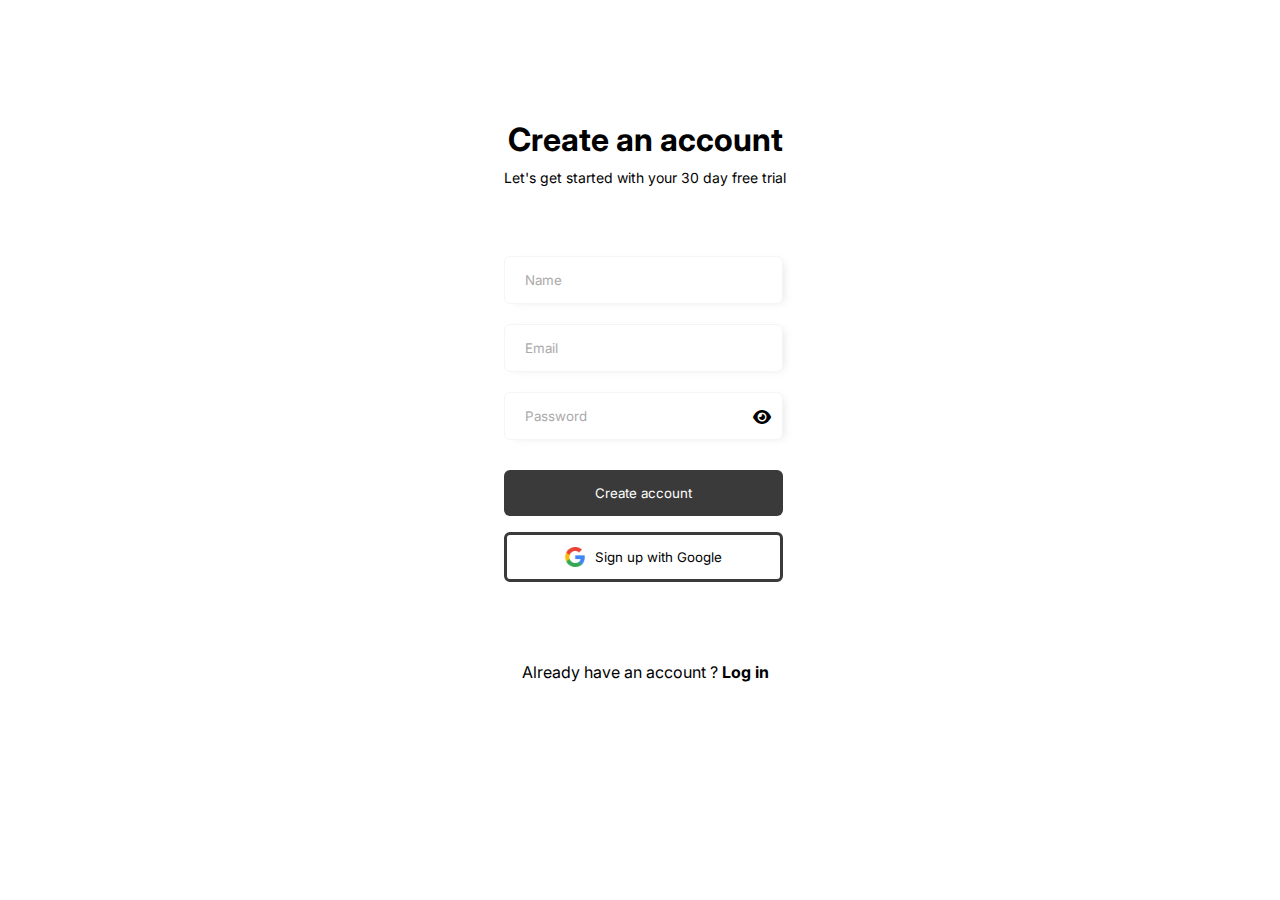
<file: index.html>
<!DOCTYPE html>
<html lang="en">
  <head>
    <meta charset="UTF-8" />
    <meta
      name="viewport"
      content="width=device-width, initial-scale=1"
    />
    <link
      rel="stylesheet"
      href="https://cdnjs.cloudflare.com/ajax/libs/font-awesome/6.4.0/css/all.min.css"
    />
    <link rel="stylesheet" href="macbookair.css" />
    <title>MacBook Air</title>
  </head>
  <body>
    <div class="signup-container">
      <div class="signup-form">
        <div class="signup-form-heading">
          <h3>Create an account</h3>
          <p>Let's get started with your 30 day free trial</p>
        </div>
        <div class="signup-form-inputs">
          <form>
            <input
            type="text"
            placeholder="Name"
            name="name"
            value=""
            id="name"
            required
          />
          <p id="nameMessage"></p>
          <input
            type="mail"
            placeholder="Email"
            value=""
            name="email"
            id="email"
          />
          <p id="emailMessage"></p>
          <input
            type="password"
            placeholder="Password"
            value=""
            name="password"
            id="password"
          />
          <p id="passwordMessage"></p>
          </form>
          <i class="fa fa-sharp fa-light fa-eye" id="fa-eye"></i>
          <i
            class="fa-sharp fa-solid fa-eye-slash"
            id="fa-eye-slash"
          ></i>
        </div>
        <div class="signup-form-buttons">
          <button
            type="submit"
            class="createaccountbtn"
            id="creatAccnt"
          >
            Create account
          </button>
          <button type="submit" class="googlebtn">
            <img src="images/google.png" />
            <p>Sign up with Google</p>
          </button>
        </div>
        <div class="signup-form-footer">
          <p>
            Already have an account ?<span
              ><a href="login.html"><strong> Log in</strong></a></span
            >
          </p>
        </div>
      </div>
      <div class="signup-img">
        <button class="prev"><img src="images/Arrow 4.png" /></button>
        <button class="next"><img src="images/Arrow 3.png" /></button>
        <img src="images/Image.png" />
      </div>
    </div>
  </body>
  <script type="module" src="./js/mackbookair.js"></script>
</html>
</file>
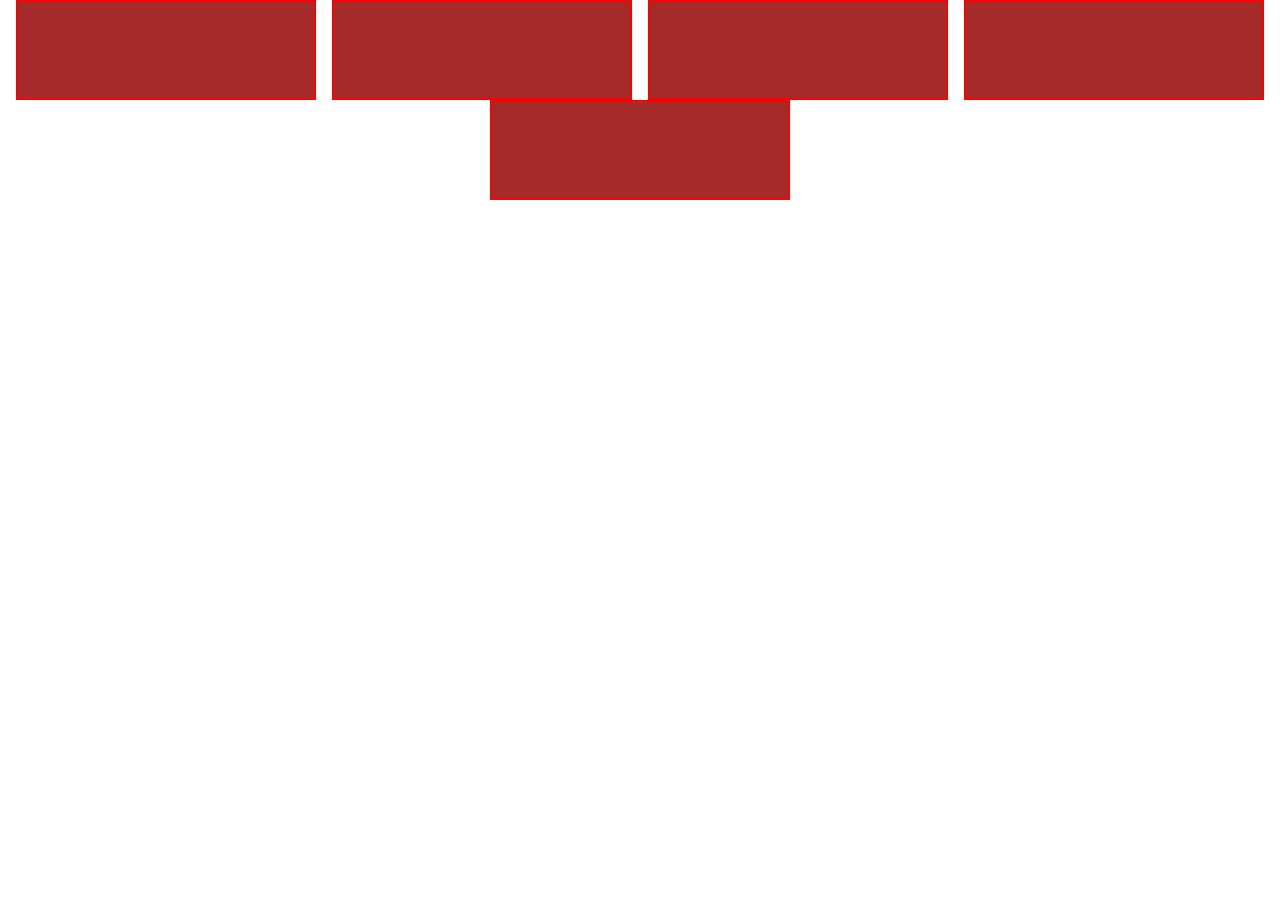
<file: flex.html>
<!DOCTYPE html>
<html lang="en">
  <head>
    <meta charset="UTF-8" />
    <meta http-equiv="X-UA-Compatible" content="IE=edge" />
    <meta
      name="viewport"
      content="width=device-width, initial-scale=1.0"
    />
    <link rel="stylesheet" href="flex.css" />
    <title>Flexbox</title>
  </head>
  <body>
    <div class="container">
      <div class="item item-1"></div>
      <div class="item item-2"></div>
      <div class="item item-3"></div>
      <div class="item item-2"></div>
      <div class="item item-3"></div>
    </div>
  </body>
</html>
</file>
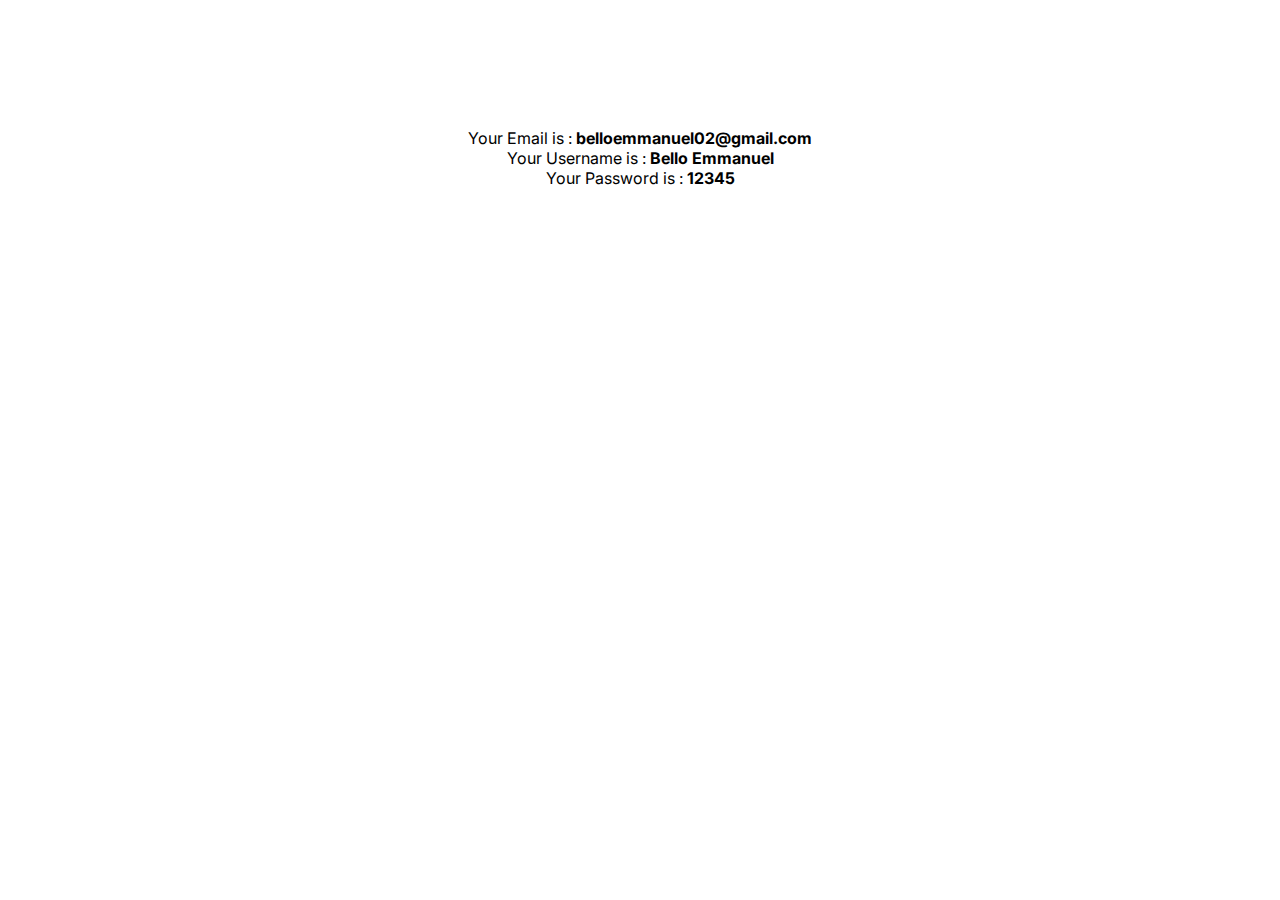
<file: output.html>
<!DOCTYPE html>
<html lang="en">
  <head>
    <meta charset="UTF-8" />
    <meta
      name="viewport"
      content="width=device-width, initial-scale=1"
    />
    <link
      rel="stylesheet"
      href="https://cdnjs.cloudflare.com/ajax/libs/font-awesome/6.4.0/css/all.min.css"
    />
    <link rel="stylesheet" href="macbookair.css" />
    <title>MacBook Air</title>
  </head>
  <body>
    <div style="display: flex; align-items: center; flex-direction: column; margin-top: 10%;">
    <p id="email"></p>
    <p id="username"></p>
    <p id="password"></p>
    </div>
  </body>
  <script type="module" src="./js/output.js"></script>
</html>
</file>
<file: macbookair.css>
@import url('https://fonts.googleapis.com/css2?family=Inter&display=swap');
* {
  padding: 0;
  margin: 0;
  box-sizing: border-box;
  font-family: 'Inter', sans-serif;
  /* overflow-y: hidden; */
}

h3 {
  font-size: 32px;
}

/*--------------signup starts-------------------*/

.signup-container {
  display: flex;
  justify-content: space-between;
  gap: 50px;
  height: auto;
  flex-wrap: wrap;
}

.signup-form {
  display: flex;
  flex-direction: column;
  margin-top: 100px;
  align-content: center;
  margin-left: 150px;
}

.signup-form-heading > p {
  font-size: 14px;
  margin-top: 10px;
}

.signup-form-inputs {
  display: flex;
  flex-direction: column;
  margin-top: 50px;
  margin-bottom: 30px;
  flex-wrap: wrap;
  position: relative;
}

input {
  padding: 15px 0px 15px 20px;
  margin-top: 20px;
  width: 26rem;
  border-radius: 6px;
  border: 1px solid whitesmoke;
  box-shadow: rgba(99, 99, 99, 0.2) 5px 2px 10px -5px;
}

input:focus {
  outline: none;
}

input[type] {
  color: #aaa;
}

::-webkit-input-placeholder {
  color: #aaa;
}

.signup-form-buttons {
  display: flex;
  flex-direction: column;
  flex-wrap: wrap;
}

.createaccountbtn {
  padding-top: 15px;
  padding-bottom: 15px;
  border-radius: 6px;
  background-color: #3a3a3a;
  color: white;
  border: none;
  cursor: pointer;
  width: 99%;
}

.createaccountbtn:hover {
  background-color: black;
}

.googlebtn {
  padding-top: 12px;
  padding-bottom: 12px;
  border-radius: 6px;
  margin-top: 16px;
  background-color: white;
  cursor: pointer;
  display: flex;
  justify-content: center;
  border: 3px solid #3a3a3a;
  width: 99%;
}

.googlebtn:hover {
  background-color: black;
  color: white;
  border: 3px solid #3a3a3a;
}

.googlebtn > img {
  width: 20px;
  margin-right: 10px;
}

.googlebtn > p {
  margin-top: 2px;
}

.signup-form-footer {
  display: flex;
  justify-content: center;
  margin-top: 80px;
}

span > a {
  text-decoration: none;
  list-style: none;
  color: black;
}

span > a:hover {
  color: #aaa;
}

/*--------------signup ends-------------------*/

/*-----------------login----------------------*/

.login-container {
  display: flex;
  justify-content: space-between;
  gap: 50px;
  height: auto;
  flex-wrap: wrap;
}

.login-form {
  display: flex;
  flex-direction: column;
  align-content: center;
  margin-top: 100px;
  margin-right: 200px;
}

.login-form-heading > p {
  font-size: 14px;
  margin-top: 10px;
}

.login-form-inputs {
  display: flex;
  flex-direction: column;
  margin-top: 50px;
  margin-bottom: 30px;
  flex-wrap: wrap;
}

.login-form-footer {
  display: flex;
  justify-content: center;
  margin-top: 80px;
}

.login-form-buttons {
  display: flex;
  flex-direction: column;
  flex-wrap: wrap;
}

/*-----------------login ends-------------------*/

/*----------forget password starts--------------*/

.forgetpassword-container {
  display: flex;
  justify-content: space-between;
  gap: 50px;
  height: auto;
  flex-wrap: wrap;
}

.forgetpassword-form {
  display: flex;
  flex-direction: column;
  align-content: center;
  margin-top: 100px;
  margin-right: 200px;
}

.forgetpassword-form-heading > p {
  font-size: 14px;
  margin-top: 10px;
}

.forgetpassword-form-inputs {
  display: flex;
  flex-direction: column;
  margin-top: 50px;
  margin-bottom: 30px;
  flex-wrap: wrap;
}

.forgetpassword-form-footer {
  display: flex;
  justify-content: center;
  margin-top: 80px;
}

.forgetpassword-form-buttons {
  display: flex;
  flex-direction: column;
  flex-wrap: wrap;
}

/*----------forget password ends--------------*/

/*-----------------verifycode start-----------------*/

.verifycode-container {
  display: flex;
  justify-content: space-between;
  gap: 50px;
  height: auto;
  flex-wrap: wrap;
}

.verifycode-form {
  display: flex;
  flex-direction: column;
  align-content: center;
  margin-top: 100px;
  margin-right: 250px;
}

.verifycode-form-heading > p {
  font-size: 14px;
  margin-top: 10px;
}

.verifycode-form-inputs {
  display: flex;
  flex-direction: column;
  margin-top: 50px;
  margin-bottom: 30px;
  flex-wrap: wrap;
}

.verifycode-form-footer {
  display: flex;
  justify-content: center;
  margin-top: 80px;
}

.verifycode-form-buttons {
  display: flex;
  flex-direction: column;
  flex-wrap: wrap;
}

input[type='number']::-webkit-inner-spin-button,
input[type='number']::-webkit-outer-spin-button {
  display: none;
}

.token {
  width: 50px;
}

/*-----------------verifycode end-----------------*/

/*-----------------signup arrow starts----------------*/

.signup-img img {
  position: relative;
}

.signup-img button {
  position: absolute;
  color: white;
  z-index: 999;
  top: 50%;
  padding: 15px;
  border: none;
  background-color: #3a3a3a69;
  font-size: 32px;
}

.signup-img button:hover {
  background-color: #07070769;
}

.signup-img .next {
  right: 0;
}

/*-----------------signup arrow ends----------------*/

/*-----------------login arrow starts----------------*/

.login-img img {
  position: relative;
}

.login-img button {
  position: absolute;
  color: white;
  z-index: 999;
  top: 50%;
  padding: 15px;
  border: none;
  background-color: #3a3a3a69;
  font-size: 32px;
}

.login-img button:hover {
  background-color: #07070769;
}

.login-img .prev {
  left: 0;
}

.login-img .next {
  margin-left: -47px;
}

/*-----------------loginarrow ends----------------*/

/*-----------------verifycode arrow----------------*/

.verifycode-img img {
  position: relative;
}

.verifycode-img button {
  position: absolute;
  color: white;
  z-index: 999;
  top: 50%;
  padding: 15px;
  border: none;
  background-color: #3a3a3a69;
  font-size: 32px;
}

.verifycode-img button:hover {
  background-color: #07070769;
}

.verifycode-img .prev {
  left: 0;
}

.verifycode-img .next {
  margin-left: -47px;
}

/*-----------------verifycode arrow ends----------------*/

/*-----------------forgetpassword arrow ends----------------*/

.forgetpassword-img img {
  position: relative;
}

.forgetpassword-img button {
  position: absolute;
  color: white;
  z-index: 999;
  top: 50%;
  padding: 15px;
  border: none;
  background-color: #3a3a3a69;
  font-size: 32px;
}

.forgetpassword-img button:hover {
  background-color: #07070769;
}

.forgetpassword-img .prev {
  left: 0;
}

.forgetpassword-img .next {
  margin-left: -47px;
}

.fa-eye {
  position: absolute;
  right: 0;
  bottom: 0;
  margin-right: 15px;
  margin-bottom: 15px;
}

.fa-eye-slash {
  position: absolute;
  right: 0;
  bottom: 0;
  margin-right: 15px;
  margin-bottom: 16px;
  display: none;
}

#message{
  padding: 10px;
}

/*-----------------forgetpassword arrow ends----------------*/

@media (max-width: 1500px) {
  .signup-img {
    display: none;
  }
  .signup-form {
    margin-left: 10px;
  }

  .signup-container {
    justify-content: center;
    padding: 20px;
  }

  .signup-form-heading {
    text-align: center;
  }

  .login-img {
    display: none;
  }
  .login-form {
    margin-right: 10px;
  }

  .login-container {
    justify-content: center;
    padding: 20px;
  }

  .login-form-heading {
    text-align: center;
  }

  .forgetpassword-img {
    display: none;
  }
  .forgetpassword-form {
    margin-right: 10px;
  }

  .forgetpassword-container {
    justify-content: center;
    padding: 20px;
  }

  .forgetpassword-form-heading {
    text-align: center;
  }

  .verifycode-img {
    display: none;
  }
  .verifycode-form {
    margin-right: 10px;
  }

  .verifycode-container {
    justify-content: center;
    padding: 20px;
  }

  .verifycode-form-heading {
    text-align: center;
  }

  input {
    width: 99%;
  }
}
</file>
<file: flex.css>
* {
  padding: 0;
  margin: 0;
  box-sizing: border-box;
}

.item {
  width: 300px;
  height: 100px;
  background-color: brown;
  border: 2px solid red;
}

.container {
  display: flex;
  justify-content: space-evenly;
  flex-wrap: wrap;
}
</file>
